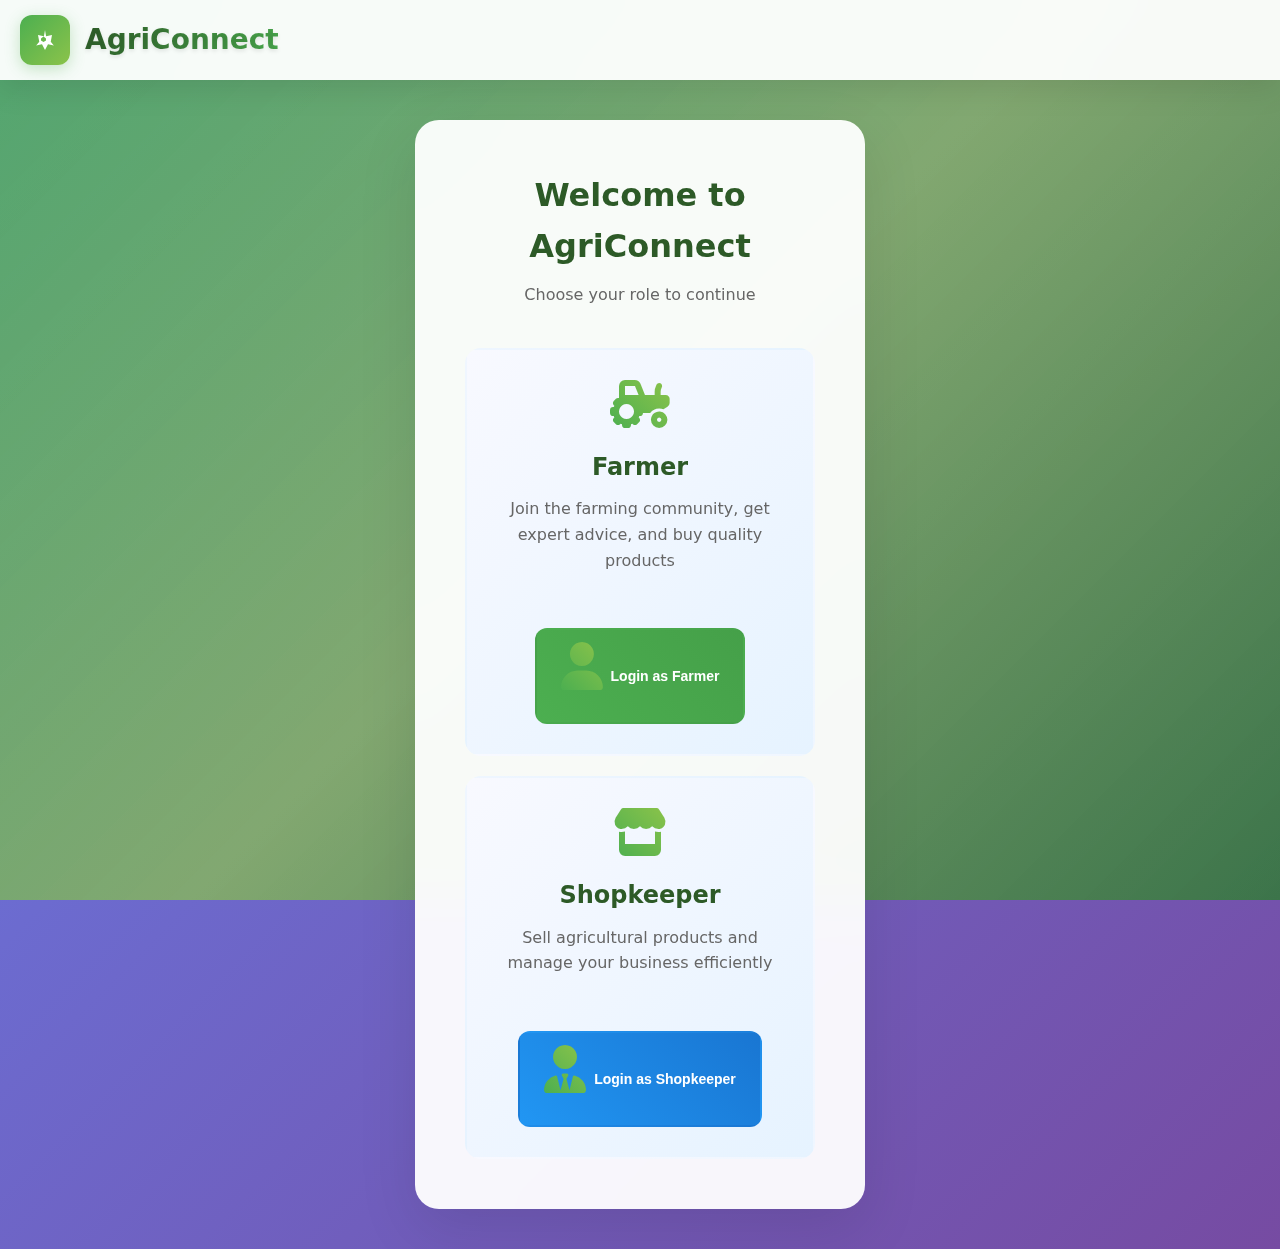
<file: agriconnect_website (1).html>
<!DOCTYPE html>
<html lang="en">
<head>
    <meta charset="UTF-8">
    <meta name="viewport" content="width=device-width, initial-scale=1.0">
    <title>AgriConnect - Smart Farming Community</title>
    <link href="https://cdnjs.cloudflare.com/ajax/libs/font-awesome/6.4.0/css/all.min.css" rel="stylesheet">
    <style>
        * {
            margin: 0;
            padding: 0;
            box-sizing: border-box;
        }

        body {
            font-family: 'Inter', system-ui, -apple-system, sans-serif;
            line-height: 1.6;
            color: #333;
            background: linear-gradient(135deg, #667eea 0%, #764ba2 100%);
            min-height: 100vh;
            position: relative;
        }

        /* Login Page Video Background */
        .login-video-bg {
            position: fixed;
            top: 0;
            left: 0;
            width: 100%;
            height: 100%;
            z-index: -1;
            overflow: hidden;
        }

        .login-video-bg::before {
            content: '';
            position: absolute;
            top: 0;
            left: 0;
            width: 100%;
            height: 100%;
            background: linear-gradient(
                135deg,
                rgba(76, 175, 80, 0.8) 0%,
                rgba(139, 195, 74, 0.7) 50%,
                rgba(46, 125, 50, 0.8) 100%
            );
            z-index: 1;
        }

        .login-video-bg::after {
            content: '';
            position: absolute;
            top: 0;
            left: 0;
            width: 100%;
            height: 100%;
            background: url('data:image/svg+xml,<svg xmlns="https://cdn.pixabay.com/video/2021/08/10/84624-585553977_large.mp4" viewBox="0 0 1920 1080"><defs><linearGradient id="grad1" x1="0%" y1="0%" x2="100%" y2="100%"><stop offset="0%" style="stop-color:%2356C596;stop-opacity:0.9"/><stop offset="50%" style="stop-color:%238BC34A;stop-opacity:0.7"/><stop offset="100%" style="stop-color:%232E7D32;stop-opacity:0.8"/></linearGradient></defs><rect width="1920" height="1080" fill="url(%23grad1)"/><g opacity="0.1"><path d="M0,400 Q480,300 960,400 T1920,400 L1920,800 Q1440,700 960,800 T0,800 Z" fill="%23ffffff"/><path d="M0,600 Q480,500 960,600 T1920,600 L1920,1080 L0,1080 Z" fill="%234CAF50"/></g><g opacity="0.2"><circle cx="200" cy="200" r="3" fill="%23ffffff"/><circle cx="400" cy="150" r="2" fill="%23ffffff"/><circle cx="600" cy="250" r="2.5" fill="%23ffffff"/><circle cx="800" cy="180" r="2" fill="%23ffffff"/><circle cx="1000" cy="220" r="3" fill="%23ffffff"/><circle cx="1200" cy="160" r="2.5" fill="%23ffffff"/><circle cx="1400" cy="240" r="2" fill="%23ffffff"/><circle cx="1600" cy="190" r="2.5" fill="%23ffffff"/><circle cx="1800" cy="210" r="2" fill="%23ffffff"/></g></svg>') center/cover;
            z-index: -1;
        }

        /* Dashboard Background */
        .dashboard-bg {
            position: fixed;
            top: 0;
            left: 0;
            width: 100%;
            height: 100%;
            z-index: -1;
            background: url('data:image/svg+xml,<svg xmlns="http://www.w3.org/2000/svg" viewBox="0 0 1920 1080"><defs><linearGradient id="dashGrad" x1="0%" y1="0%" x2="100%" y2="100%"><stop offset="0%" style="stop-color:%23E8F5E8;stop-opacity:1"/><stop offset="30%" style="stop-color:%23C8E6C9;stop-opacity:0.9"/><stop offset="70%" style="stop-color:%23A5D6A7;stop-opacity:0.8"/><stop offset="100%" style="stop-color:%2381C784;stop-opacity:0.9"/></linearGradient></defs><rect width="1920" height="1080" fill="url(%23dashGrad)"/><g opacity="0.15"><path d="M0,200 Q480,100 960,200 T1920,200 L1920,500 Q1440,400 960,500 T0,500 Z" fill="%234CAF50"/><path d="M0,600 Q480,500 960,600 T1920,600 L1920,900 Q1440,800 960,900 T0,900 Z" fill="%238BC34A"/></g><g opacity="0.08"><rect x="0" y="0" width="100%" height="100%" fill="url(%23pattern)" stroke="none"/></g></svg>') center/cover;
        }

        .dashboard-bg::before {
            content: '';
            position: absolute;
            top: 0;
            left: 0;
            width: 100%;
            height: 100%;
            background: linear-gradient(
                45deg,
                rgba(232, 245, 232, 0.9) 0%,
                rgba(200, 230, 201, 0.8) 50%,
                rgba(165, 214, 167, 0.9) 100%
            );
            z-index: -1;
        }

        /* Hide dashboard background by default */
        .dashboard-bg {
            display: none;
        }

        /* Show dashboard background when dashboard is active */
        body.dashboard-active .dashboard-bg {
            display: block;
        }

        body.dashboard-active .login-video-bg {
            display: none;
        }

        .container {
            max-width: 1400px;
            margin: 0 auto;
            padding: 0 20px;
        }

        /* Header Styles */
        .header {
            background: rgba(255, 255, 255, 0.95);
            backdrop-filter: blur(20px);
            box-shadow: 0 8px 32px rgba(0, 0, 0, 0.1);
            padding: 15px 0;
            position: sticky;
            top: 0;
            z-index: 100;
        }

        .nav {
            display: flex;
            justify-content: space-between;
            align-items: center;
        }

        .logo {
            display: flex;
            align-items: center;
            gap: 15px;
            font-size: 28px;
            font-weight: 700;
            color: #2d5a27;
            text-shadow: 0 2px 4px rgba(0, 0, 0, 0.1);
        }

        .logo-icon {
            width: 50px;
            height: 50px;
            background: linear-gradient(135deg, #4CAF50 0%, #8BC34A 100%);
            border-radius: 12px;
            display: flex;
            align-items: center;
            justify-content: center;
            box-shadow: 0 4px 15px rgba(76, 175, 80, 0.3);
            position: relative;
            overflow: hidden;
        }

        .logo-icon::before {
            content: '';
            position: absolute;
            top: 50%;
            left: 50%;
            transform: translate(-50%, -50%);
            width: 24px;
            height: 24px;
            background: url('data:image/svg+xml,<svg xmlns="http://www.w3.org/2000/svg" viewBox="0 0 24 24" fill="white"><path d="M12 2L13.09 8.26L19 7L17.74 13.74L20.83 17.5L15 16.22L12 22L9 16.22L3.17 17.5L6.26 13.74L5 7L10.91 8.26L12 2M8 10.5V12.5L10.5 14L13 12.5V10.5L10.5 8.5L8 10.5M16 14C16.55 14 17 14.45 17 15C17 15.55 16.55 16 16 16C15.45 16 15 15.55 15 15C15 14.45 15.45 14 16 14Z"/></svg>') center/contain no-repeat;
        }

        .logo-text {
            background: linear-gradient(135deg, #2d5a27 0%, #4CAF50 100%);
            -webkit-background-clip: text;
            background-clip: text;
            -webkit-text-fill-color: transparent;
            font-weight: 800;
        }

        .user-info {
            display: none;
            align-items: center;
            gap: 15px;
            position: relative;
        }

        .user-info.active {
            display: flex;
        }

        .user-avatar {
            width: 45px;
            height: 45px;
            border-radius: 50%;
            background: linear-gradient(45deg, #4CAF50, #45a049);
            display: flex;
            align-items: center;
            justify-content: center;
            color: white;
            font-weight: bold;
            font-size: 16px;
            box-shadow: 0 4px 15px rgba(76, 175, 80, 0.3);
            border: 3px solid rgba(255, 255, 255, 0.9);
            cursor: pointer;
            transition: all 0.3s ease;
        }

        .user-avatar:hover {
            transform: scale(1.1);
            box-shadow: 0 6px 20px rgba(76, 175, 80, 0.4);
        }

        .user-details {
            display: flex;
            flex-direction: column;
            gap: 2px;
            cursor: pointer;
        }

        .user-name {
            font-weight: 600;
            color: #2d5a27;
            font-size: 16px;
        }

        .user-role {
            font-size: 12px;
            color: #666;
            text-transform: capitalize;
            background: rgba(76, 175, 80, 0.1);
            padding: 2px 8px;
            border-radius: 10px;
            text-align: center;
        }

        .user-dropdown {
            position: absolute;
            top: 100%;
            right: 0;
            background: white;
            border-radius: 12px;
            box-shadow: 0 10px 30px rgba(0, 0, 0, 0.2);
            padding: 15px 0;
            min-width: 200px;
            z-index: 1000;
            display: none;
            margin-top: 10px;
            border: 1px solid rgba(0, 0, 0, 0.1);
        }

        .user-dropdown.active {
            display: block;
            animation: fadeIn 0.3s ease-out;
        }

        .dropdown-item {
            padding: 12px 20px;
            cursor: pointer;
            transition: all 0.3s ease;
            display: flex;
            align-items: center;
            gap: 12px;
            color: #333;
            text-decoration: none;
        }

        .dropdown-item:hover {
            background: #f8f9fa;
            color: #4CAF50;
        }

        .dropdown-item i {
            width: 18px;
            text-align: center;
        }

        .dropdown-divider {
            height: 1px;
            background: #e9ecef;
            margin: 8px 0;
        }

        .btn {
            padding: 12px 24px;
            border: none;
            border-radius: 12px;
            cursor: pointer;
            font-weight: 600;
            text-decoration: none;
            display: inline-flex;
            align-items: center;
            gap: 8px;
            transition: all 0.3s ease;
            font-size: 14px;
            border: 2px solid transparent;
        }

        .btn-primary {
            background: linear-gradient(45deg, #4CAF50, #45a049);
            color: white;
        }

        .btn-primary:hover {
            transform: translateY(-2px);
            box-shadow: 0 8px 25px rgba(76, 175, 80, 0.3);
        }

        .btn-secondary {
            background: linear-gradient(45deg, #2196F3, #1976D2);
            color: white;
        }

        .btn-secondary:hover {
            transform: translateY(-2px);
            box-shadow: 0 8px 25px rgba(33, 150, 243, 0.3);
        }

        .btn-outline {
            background: transparent;
            border: 2px solid #4CAF50;
            color: #4CAF50;
        }

        .btn-outline:hover {
            background: #4CAF50;
            color: white;
        }

        /* Page Sections */
        .page {
            display: none;
            min-height: calc(100vh - 80px);
            padding: 40px 0;
        }

        .page.active {
            display: block;
        }

        /* Login Page */
        .login-container {
            display: flex;
            justify-content: center;
            align-items: center;
            min-height: calc(100vh - 80px);
        }

        .login-box {
            background: rgba(255, 255, 255, 0.95);
            backdrop-filter: blur(20px);
            border-radius: 24px;
            padding: 50px;
            box-shadow: 0 20px 60px rgba(0, 0, 0, 0.1);
            width: 100%;
            max-width: 450px;
            text-align: center;
        }

        .login-box h2 {
            margin-bottom: 10px;
            color: #2d5a27;
            font-size: 32px;
        }

        .login-box p {
            color: #666;
            margin-bottom: 40px;
            font-size: 16px;
        }

        .login-options {
            display: flex;
            flex-direction: column;
            gap: 20px;
        }

        .login-option {
            background: linear-gradient(135deg, #f8f9ff 0%, #e6f3ff 100%);
            border: 2px solid transparent;
            border-radius: 16px;
            padding: 30px;
            cursor: pointer;
            transition: all 0.3s ease;
            position: relative;
            overflow: hidden;
        }

        .login-option:hover {
            transform: translateY(-3px);
            box-shadow: 0 15px 40px rgba(0, 0, 0, 0.1);
            border-color: #4CAF50;
        }

        .login-option i {
            font-size: 48px;
            margin-bottom: 20px;
            background: linear-gradient(45deg, #4CAF50, #8BC34A);
            -webkit-background-clip: text;
            background-clip: text;
            -webkit-text-fill-color: transparent;
        }

        .login-option h3 {
            color: #2d5a27;
            font-size: 24px;
            margin-bottom: 10px;
        }

        .login-option .btn {
            pointer-events: none; /* Prevent button from interfering with card click */
        }

        /* Login Form */
        .login-form {
            background: rgba(255, 255, 255, 0.95);
            backdrop-filter: blur(20px);
            border-radius: 24px;
            padding: 40px;
            box-shadow: 0 20px 60px rgba(0, 0, 0, 0.1);
            max-width: 450px;
            margin: 0 auto;
        }

        .form-group {
            margin-bottom: 25px;
            text-align: left;
        }

        .form-group label {
            display: block;
            margin-bottom: 8px;
            color: #2d5a27;
            font-weight: 600;
        }

        .form-group input {
            width: 100%;
            padding: 15px 20px;
            border: 2px solid #e1e5e9;
            border-radius: 12px;
            font-size: 16px;
            transition: all 0.3s ease;
            background: #f8f9fa;
        }

        .form-group input:focus {
            outline: none;
            border-color: #4CAF50;
            background: white;
            box-shadow: 0 0 0 3px rgba(76, 175, 80, 0.1);
        }

        /* Dashboard Styles */
        .dashboard {
            display: grid;
            gap: 30px;
        }

        .dashboard-header {
            background: rgba(255, 255, 255, 0.95);
            backdrop-filter: blur(20px);
            border-radius: 20px;
            padding: 40px;
            text-align: center;
            box-shadow: 0 10px 40px rgba(0, 0, 0, 0.1);
        }

        .dashboard-header h1 {
            color: #2d5a27;
            margin-bottom: 10px;
            font-size: 36px;
        }

        .dashboard-nav {
            display: flex;
            justify-content: center;
            gap: 20px;
            margin-top: 30px;
            flex-wrap: wrap;
        }

        .nav-item {
            background: rgba(255, 255, 255, 0.8);
            padding: 15px 25px;
            border-radius: 12px;
            cursor: pointer;
            transition: all 0.3s ease;
            border: 2px solid transparent;
        }

        .nav-item:hover,
        .nav-item.active {
            background: #4CAF50;
            color: white;
            transform: translateY(-2px);
            box-shadow: 0 8px 25px rgba(76, 175, 80, 0.3);
        }

        .dashboard-content {
            display: none;
        }

        .dashboard-content.active {
            display: block;
        }

        /* Community Feed */
        .community-container {
            background: rgba(255, 255, 255, 0.95);
            backdrop-filter: blur(20px);
            border-radius: 20px;
            padding: 30px;
            box-shadow: 0 10px 40px rgba(0, 0, 0, 0.1);
        }

        .post-composer {
            background: #f8f9fa;
            border-radius: 16px;
            padding: 25px;
            margin-bottom: 30px;
            border: 2px dashed #ddd;
        }

        .composer-buttons {
            display: flex;
            gap: 15px;
            margin-top: 20px;
            flex-wrap: wrap;
        }

        .composer-btn {
            background: white;
            border: 2px solid #e1e5e9;
            border-radius: 10px;
            padding: 12px 20px;
            cursor: pointer;
            transition: all 0.3s ease;
            display: flex;
            align-items: center;
            gap: 8px;
        }

        .composer-btn:hover {
            border-color: #4CAF50;
            color: #4CAF50;
        }

        .feed-post {
            background: white;
            border-radius: 16px;
            padding: 25px;
            margin-bottom: 20px;
            box-shadow: 0 4px 20px rgba(0, 0, 0, 0.08);
            transition: all 0.3s ease;
        }

        .feed-post:hover {
            transform: translateY(-2px);
            box-shadow: 0 8px 30px rgba(0, 0, 0, 0.12);
        }

        .post-header {
            display: flex;
            align-items: center;
            gap: 15px;
            margin-bottom: 15px;
        }

        .post-avatar {
            width: 50px;
            height: 50px;
            border-radius: 50%;
            background: linear-gradient(45deg, #4CAF50, #8BC34A);
            display: flex;
            align-items: center;
            justify-content: center;
            color: white;
            font-weight: bold;
            font-size: 18px;
        }

        .post-actions {
            display: flex;
            gap: 15px;
            margin-top: 15px;
            padding-top: 15px;
            border-top: 1px solid #f0f0f0;
        }

        .action-btn {
            background: transparent;
            border: none;
            cursor: pointer;
            padding: 8px 15px;
            border-radius: 8px;
            transition: all 0.3s ease;
            display: flex;
            align-items: center;
            gap: 5px;
        }

        .action-btn:hover {
            background: #f0f0f0;
        }

        /* Weather Module */
        .weather-widget {
            background: linear-gradient(135deg, #74b9ff 0%, #0984e3 100%);
            color: white;
            border-radius: 20px;
            padding: 30px;
            text-align: center;
            box-shadow: 0 10px 40px rgba(0, 0, 0, 0.1);
        }

        .weather-main {
            display: flex;
            justify-content: center;
            align-items: center;
            gap: 20px;
            margin: 20px 0;
        }

        .weather-temp {
            font-size: 48px;
            font-weight: bold;
        }

        .weather-details {
            display: grid;
            grid-template-columns: repeat(auto-fit, minmax(100px, 1fr));
            gap: 15px;
            margin-top: 20px;
        }

        .weather-detail {
            background: rgba(255, 255, 255, 0.2);
            padding: 15px;
            border-radius: 12px;
            backdrop-filter: blur(10px);
        }

        /* Trending Crops */
        .trending-section {
            background: rgba(255, 255, 255, 0.95);
            backdrop-filter: blur(20px);
            border-radius: 20px;
            padding: 30px;
            box-shadow: 0 10px 40px rgba(0, 0, 0, 0.1);
        }

        .region-selector {
            margin-bottom: 25px;
        }

        .region-selector select {
            width: 100%;
            padding: 12px 15px;
            border: 2px solid #e1e5e9;
            border-radius: 10px;
            font-size: 16px;
            background: white;
        }

        .crop-grid {
            display: grid;
            grid-template-columns: repeat(auto-fill, minmax(200px, 1fr));
            gap: 20px;
        }

        .crop-card {
            background: white;
            border-radius: 16px;
            padding: 20px;
            box-shadow: 0 4px 20px rgba(0, 0, 0, 0.08);
            text-align: center;
            transition: all 0.3s ease;
            border: 2px solid transparent;
        }

        .crop-card:hover {
            transform: translateY(-3px);
            box-shadow: 0 8px 30px rgba(0, 0, 0, 0.12);
            border-color: #4CAF50;
        }

        .crop-icon {
            width: 60px;
            height: 60px;
            border-radius: 50%;
            background: linear-gradient(45deg, #4CAF50, #8BC34A);
            display: flex;
            align-items: center;
            justify-content: center;
            margin: 0 auto 15px;
            color: white;
            font-size: 24px;
        }

        .crop-price {
            color: #4CAF50;
            font-weight: bold;
            font-size: 20px;
        }

        .price-trend {
            font-size: 12px;
            margin-top: 5px;
        }

        .trend-up {
            color: #4CAF50;
        }

        .trend-down {
            color: #f44336;
        }

        /* Marketplace */
        .marketplace-filters {
            background: white;
            padding: 20px;
            border-radius: 16px;
            margin-bottom: 25px;
            box-shadow: 0 4px 20px rgba(0, 0, 0, 0.08);
        }

        .filter-row {
            display: grid;
            grid-template-columns: repeat(auto-fit, minmax(200px, 1fr));
            gap: 15px;
            align-items: end;
        }

        .product-grid {
            display: grid;
            grid-template-columns: repeat(auto-fill, minmax(280px, 1fr));
            gap: 25px;
        }

        .product-card {
            background: white;
            border-radius: 16px;
            overflow: hidden;
            box-shadow: 0 4px 20px rgba(0, 0, 0, 0.08);
            transition: all 0.3s ease;
        }

        .product-card:hover {
            transform: translateY(-5px);
            box-shadow: 0 12px 40px rgba(0, 0, 0, 0.15);
        }

        .product-image {
            height: 180px;
            background: linear-gradient(45deg, #4CAF50, #8BC34A);
            display: flex;
            align-items: center;
            justify-content: center;
            color: white;
            font-size: 48px;
        }

        .product-info {
            padding: 20px;
        }

        .product-price {
            color: #4CAF50;
            font-weight: bold;
            font-size: 24px;
            margin-bottom: 10px;
        }

        .product-seller {
            color: #666;
            font-size: 14px;
            margin-bottom: 15px;
        }

        .product-actions {
            display: flex;
            gap: 10px;
        }

        /* Shopkeeper Dashboard */
        .stats-grid {
            display: grid;
            grid-template-columns: repeat(auto-fit, minmax(200px, 1fr));
            gap: 20px;
            margin-bottom: 30px;
        }

        .stat-card {
            background: white;
            padding: 25px;
            border-radius: 16px;
            text-align: center;
            box-shadow: 0 4px 20px rgba(0, 0, 0, 0.08);
        }

        .stat-number {
            font-size: 32px;
            font-weight: bold;
            margin-bottom: 5px;
        }

        .stat-label {
            color: #666;
            font-size: 14px;
        }

        /* Orders Table */
        .orders-table {
            width: 100%;
            border-collapse: collapse;
            background: white;
            border-radius: 16px;
            overflow: hidden;
            box-shadow: 0 4px 20px rgba(0, 0, 0, 0.08);
        }

        .orders-table th {
            background: #f8f9fa;
            padding: 20px;
            text-align: left;
            font-weight: 600;
            color: #2d5a27;
        }

        .orders-table td {
            padding: 20px;
            border-bottom: 1px solid #f0f0f0;
        }

        .orders-table tr:hover {
            background: #f8f9fa;
        }

        .status-badge {
            padding: 6px 12px;
            border-radius: 20px;
            font-size: 12px;
            font-weight: 600;
            text-transform: uppercase;
        }

        .status-pending {
            background: #fff3cd;
            color: #856404;
        }

        .status-shipped {
            background: #d1ecf1;
            color: #0c5460;
        }

        .status-delivered {
            background: #d4edda;
            color: #155724;
        }

        /* Modal Styles */
        .modal {
            display: none;
            position: fixed;
            top: 0;
            left: 0;
            width: 100%;
            height: 100%;
            background: rgba(0, 0, 0, 0.5);
            backdrop-filter: blur(5px);
            z-index: 1000;
        }

        .modal-content {
            position: absolute;
            top: 50%;
            left: 50%;
            transform: translate(-50%, -50%);
            background: white;
            border-radius: 20px;
            padding: 40px;
            width: 90%;
            max-width: 500px;
            max-height: 90vh;
            overflow-y: auto;
        }

        .modal h3 {
            color: #2d5a27;
            margin-bottom: 25px;
            text-align: center;
        }

        /* Floating Action Button */
        .fab {
            position: fixed;
            bottom: 30px;
            right: 30px;
            width: 60px;
            height: 60px;
            border-radius: 50%;
            background: linear-gradient(45deg, #4CAF50, #45a049);
            color: white;
            border: none;
            box-shadow: 0 8px 25px rgba(76, 175, 80, 0.3);
            cursor: pointer;
            font-size: 24px;
            transition: all 0.3s ease;
            display: none;
        }

        .fab:hover {
            transform: scale(1.1);
        }

        .fab.active {
            display: flex;
            align-items: center;
            justify-content: center;
        }

        /* Responsive Design */
        @media (max-width: 768px) {
            .container {
                padding: 0 15px;
            }

            .login-box {
                padding: 30px;
                margin: 20px;
            }

            .dashboard-nav {
                flex-direction: column;
                gap: 10px;
            }

            .nav-item {
                text-align: center;
                width: 100%;
            }

            .product-grid,
            .crop-grid {
                grid-template-columns: 1fr;
            }

            .filter-row {
                grid-template-columns: 1fr;
            }

            .orders-table {
                font-size: 14px;
            }

            .orders-table th,
            .orders-table td {
                padding: 10px;
            }
        }

        /* Animations */
        @keyframes fadeIn {
            from { opacity: 0; transform: translateY(20px); }
            to { opacity: 1; transform: translateY(0); }
        }

        .fade-in {
            animation: fadeIn 0.5s ease-out;
        }

        /* Success Messages */
        .success-message {
            background: #d4edda;
            color: #155724;
            padding: 15px 20px;
            border-radius: 12px;
            margin: 20px 0;
            border: 1px solid #c3e6cb;
            display: none;
        }

        .success-message.show {
            display: block;
            animation: fadeIn 0.5s ease-out;
        }
    </style>
</head>
<body>
    <!-- Login Page Video Background -->
    <div class="login-video-bg"></div>
    
    <!-- Dashboard Background -->
    <div class="dashboard-bg"></div>

    <!-- Header -->
    <div class="header">
        <div class="container">
            <div class="nav">
                <div class="logo">
                    <div class="logo-icon"></div>
                    <div class="logo-text">AgriConnect</div>
                </div>
                <div class="user-info" id="userInfo">
                    <div class="user-details" onclick="toggleUserDropdown()">
                        <div class="user-name" id="userName">User Name</div>
                        <div class="user-role" id="userRole">Role</div>
                    </div>
                    <div class="user-avatar" id="userAvatar" onclick="toggleUserDropdown()">U</div>
                    <div class="user-dropdown" id="userDropdown">
                        <div class="dropdown-item" onclick="showProfile()">
                            <i class="fas fa-user"></i>
                            <span>My Profile</span>
                        </div>
                        <div class="dropdown-item" onclick="showSettings()">
                            <i class="fas fa-cog"></i>
                            <span>Settings</span>
                        </div>
                        <div class="dropdown-item" onclick="showNotifications()">
                            <i class="fas fa-bell"></i>
                            <span>Notifications</span>
                        </div>
                        <div class="dropdown-divider"></div>
                        <div class="dropdown-item" onclick="showHelp()">
                            <i class="fas fa-question-circle"></i>
                            <span>Help & Support</span>
                        </div>
                        <div class="dropdown-item" onclick="logout()">
                            <i class="fas fa-sign-out-alt"></i>
                            <span>Logout</span>
                        </div>
                    </div>
                </div>
            </div>
        </div>
    </div>

    <div class="container">
        <!-- Login Page -->
        <div class="page active" id="loginPage">
            <div class="login-container">
                <div class="login-box fade-in">
                    <h2>Welcome to AgriConnect</h2>
                    <p>Choose your role to continue</p>
                    <div class="login-options">
                        <div class="login-option" onclick="showFarmerLogin()">
                            <i class="fas fa-tractor"></i>
                            <h3>Farmer</h3>
                            <p>Join the farming community, get expert advice, and buy quality products</p>
                            <button class="btn btn-primary" style="margin-top: 15px;">
                                <i class="fas fa-user"></i>
                                Login as Farmer
                            </button>
                        </div>
                        <div class="login-option" onclick="showShopkeeperLogin()">
                            <i class="fas fa-store"></i>
                            <h3>Shopkeeper</h3>
                            <p>Sell agricultural products and manage your business efficiently</p>
                            <button class="btn btn-secondary" style="margin-top: 15px;">
                                <i class="fas fa-user-tie"></i>
                                Login as Shopkeeper
                            </button>
                        </div>
                    </div>
                </div>
            </div>
        </div>

        <!-- Farmer Login Form -->
        <div class="page" id="farmerLoginPage">
            <div class="login-container">
                <div class="login-form fade-in">
                    <button class="btn btn-outline" onclick="showLoginPage()" style="margin-bottom: 20px;">
                        <i class="fas fa-arrow-left"></i>
                        Back
                    </button>
                    <h2 style="text-align: center; margin-bottom: 30px; color: #2d5a27;">Farmer Login</h2>
                    <div>
                        <div class="form-group">
                            <label>Email Address</label>
                            <input type="email" id="farmerEmail" placeholder="Enter your email" required>
                        </div>
                        <div class="form-group">
                            <label>Password</label>
                            <input type="password" id="farmerPassword" placeholder="Enter your password" required>
                        </div>
                        <button type="button" class="btn btn-primary" style="width: 100%;" onclick="loginFarmer()">
                            <i class="fas fa-sign-in-alt"></i>
                            Login as Farmer
                        </button>
                    </div>
                    <div class="success-message" id="farmerLoginSuccess">
                        Login successful! Redirecting to dashboard...
                    </div>
                </div>
            </div>
        </div>

        <!-- Shopkeeper Login Form -->
        <div class="page" id="shopkeeperLoginPage">
            <div class="login-container">
                <div class="login-form fade-in">
                    <button class="btn btn-outline" onclick="showLoginPage()" style="margin-bottom: 20px;">
                        <i class="fas fa-arrow-left"></i>
                        Back
                    </button>
                    <h2 style="text-align: center; margin-bottom: 30px; color: #2d5a27;">Shopkeeper Login</h2>
                    <div>
                        <div class="form-group">
                            <label>Business Email</label>
                            <input type="email" id="shopkeeperEmail" placeholder="Enter your business email" required>
                        </div>
                        <div class="form-group">
                            <label>Password</label>
                            <input type="password" id="shopkeeperPassword" placeholder="Enter your password" required>
                        </div>
                        <button type="button" class="btn btn-secondary" style="width: 100%;" onclick="loginShopkeeper()">
                            <i class="fas fa-sign-in-alt"></i>
                            Login as Shopkeeper
                        </button>
                    </div>
                    <div class="success-message" id="shopkeeperLoginSuccess">
                        Login successful! Redirecting to dashboard...
                    </div>
                </div>
            </div>
        </div>

        <!-- Farmer Dashboard -->
        <div class="page" id="farmerDashboard">
            <div class="dashboard fade-in">
                <div class="dashboard-header">
                    <h1>🌾 Farmer Dashboard</h1>
                    <p>Welcome to your agricultural community hub</p>
                    <div class="dashboard-nav">
                        <div class="nav-item active" onclick="showFarmerSection('community')">
                            <i class="fas fa-users"></i> Community
                        </div>
                        <div class="nav-item" onclick="showFarmerSection('weather')">
                            <i class="fas fa-cloud-sun"></i> Weather
                        </div>
                        <div class="nav-item" onclick="showFarmerSection('trending')">
                            <i class="fas fa-chart-line"></i> Trending Crops
                        </div>
                        <div class="nav-item" onclick="showFarmerSection('marketplace')">
                            <i class="fas fa-shopping-cart"></i> Marketplace
                        </div>
                    </div>
                </div>

                <!-- Community Section -->
                <div class="dashboard-content active" id="community">
                    <div class="community-container">
                        <h3 style="margin-bottom: 25px; color: #2d5a27;">
                            <i class="fas fa-users"></i> Farming Community
                        </h3>
                        
                        <div class="post-composer">
                            <h4 style="margin-bottom: 15px;">Share with the community</h4>
                            <div class="composer-buttons">
                                <div class="composer-btn" onclick="showPostModal('photo')">
                                    <i class="fas fa-camera"></i>
                                    Share Photo
                                </div>
                                <div class="composer-btn" onclick="showPostModal('video')">
                                    <i class="fas fa-video"></i>
                                    Share Video
                                </div>
                                <div class="composer-btn" onclick="showPostModal('question')">
                                    <i class="fas fa-question-circle"></i>
                                    Ask Expert
                                </div>
                            </div>
                        </div>

                        <!-- Feed Posts -->
                        <div id="communityFeed">
                            <div class="feed-post">
                                <div class="post-header">
                                    <div class="post-avatar">RK</div>
                                    <div>
                                        <h4>Raj Kumar</h4>
                                        <p style="color: #666; font-size: 14px; margin: 0;">2 hours ago • Maharashtra</p>
                                    </div>
                                </div>
                                <p>Just implemented drip irrigation in my wheat field! The water efficiency has improved by 40%. Sharing some photos of the setup. Would love to hear your experiences with modern irrigation techniques. 🌾💧</p>
                                <div class="post-actions">
                                    <button class="action-btn">
                                        <i class="fas fa-thumbs-up"></i> Like (24)
                                    </button>
                                    <button class="action-btn">
                                        <i class="fas fa-comment"></i> Comment (8)
                                    </button>
                                    <button class="action-btn">
                                        <i class="fas fa-share"></i> Share
                                    </button>
                                </div>
                            </div>

                            <div class="feed-post">
                                <div class="post-header">
                                    <div class="post-avatar">SM</div>
                                    <div>
                                        <h4>Sunita Mehta</h4>
                                        <p style="color: #666; font-size: 14px; margin: 0;">4 hours ago • Punjab</p>
                                    </div>
                                </div>
                                <p><strong>Question for experts:</strong> My tomato plants are showing yellow leaves despite proper watering and fertilization. The weather has been humid lately. Could this be a fungal infection? What organic treatments would you recommend? 🍅🤔</p>
                                <div style="background: #f0f8ff; padding: 15px; border-radius: 10px; margin: 15px 0;">
                                    <p style="margin: 0; color: #2d5a27;"><strong>Expert Response from Dr. Anil Sharma:</strong></p>
                                    <p style="margin: 5px 0 0 0;">This could be early blight. Try neem oil spray in the evening and ensure good air circulation. Remove affected leaves immediately.</p>
                                </div>
                                <div class="post-actions">
                                    <button class="action-btn">
                                        <i class="fas fa-thumbs-up"></i> Like (45)
                                    </button>
                                    <button class="action-btn">
                                        <i class="fas fa-comment"></i> Comment (12)
                                    </button>
                                    <button class="action-btn">
                                        <i class="fas fa-share"></i> Share
                                    </button>
                                </div>
                            </div>

                            <div class="feed-post">
                                <div class="post-header">
                                    <div class="post-avatar">AS</div>
                                    <div>
                                        <h4>Amit Singh</h4>
                                        <p style="color: #666; font-size: 14px; margin: 0;">6 hours ago • Uttar Pradesh</p>
                                    </div>
                                </div>
                                <p>Harvested 50 quintals of sugarcane per acre this season! Here's what worked for me: 1) Proper spacing, 2) Organic manure, 3) Timely pest control. The market prices are good right now at ₹350/quintal. 🎯</p>
                                <div class="post-actions">
                                    <button class="action-btn">
                                        <i class="fas fa-thumbs-up"></i> Like (67)
                                    </button>
                                    <button class="action-btn">
                                        <i class="fas fa-comment"></i> Comment (15)
                                    </button>
                                    <button class="action-btn">
                                        <i class="fas fa-share"></i> Share
                                    </button>
                                </div>
                            </div>
                        </div>
                    </div>
                </div>

                <!-- Weather Section -->
                <div class="dashboard-content" id="weather">
                    <div class="weather-widget">
                        <h3 style="margin-bottom: 20px;">
                            <i class="fas fa-map-marker-alt"></i> Pune, Maharashtra
                        </h3>
                        <div class="weather-main">
                            <div>
                                <i class="fas fa-sun" style="font-size: 64px; margin-bottom: 10px;"></i>
                                <p>Sunny</p>
                            </div>
                            <div class="weather-temp">28°C</div>
                        </div>
                        <div class="weather-details">
                            <div class="weather-detail">
                                <i class="fas fa-eye"></i>
                                <p>Visibility</p>
                                <strong>10 km</strong>
                            </div>
                            <div class="weather-detail">
                                <i class="fas fa-tint"></i>
                                <p>Humidity</p>
                                <strong>65%</strong>
                            </div>
                            <div class="weather-detail">
                                <i class="fas fa-wind"></i>
                                <p>Wind</p>
                                <strong>12 km/h</strong>
                            </div>
                            <div class="weather-detail">
                                <i class="fas fa-thermometer-half"></i>
                                <p>Feels Like</p>
                                <strong>31°C</strong>
                            </div>
                        </div>
                        <div style="margin-top: 25px; padding: 20px; background: rgba(255,255,255,0.2); border-radius: 15px; backdrop-filter: blur(10px);">
                            <h4 style="margin-bottom: 15px;">7-Day Forecast</h4>
                            <div style="display: grid; grid-template-columns: repeat(7, 1fr); gap: 10px; text-align: center;">
                                <div><p style="margin: 0; font-size: 12px;">Mon</p><i class="fas fa-sun"></i><p style="margin: 5px 0 0 0; font-size: 14px;"><strong>29°</strong></p></div>
                                <div><p style="margin: 0; font-size: 12px;">Tue</p><i class="fas fa-cloud-rain"></i><p style="margin: 5px 0 0 0; font-size: 14px;"><strong>26°</strong></p></div>
                                <div><p style="margin: 0; font-size: 12px;">Wed</p><i class="fas fa-cloud-sun"></i><p style="margin: 5px 0 0 0; font-size: 14px;"><strong>27°</strong></p></div>
                                <div><p style="margin: 0; font-size: 12px;">Thu</p><i class="fas fa-sun"></i><p style="margin: 5px 0 0 0; font-size: 14px;"><strong>30°</strong></p></div>
                                <div><p style="margin: 0; font-size: 12px;">Fri</p><i class="fas fa-sun"></i><p style="margin: 5px 0 0 0; font-size: 14px;"><strong>32°</strong></p></div>
                                <div><p style="margin: 0; font-size: 12px;">Sat</p><i class="fas fa-cloud"></i><p style="margin: 5px 0 0 0; font-size: 14px;"><strong>28°</strong></p></div>
                                <div><p style="margin: 0; font-size: 12px;">Sun</p><i class="fas fa-cloud-rain"></i><p style="margin: 5px 0 0 0; font-size: 14px;"><strong>25°</strong></p></div>
                            </div>
                        </div>
                    </div>
                </div>

                <!-- Trending Crops Section -->
                <div class="dashboard-content" id="trending">
                    <div class="trending-section">
                        <h3 style="margin-bottom: 25px; color: #2d5a27;">
                            <i class="fas fa-chart-line"></i> Trending Crops & Prices
                        </h3>
                        <div class="region-selector">
                            <label style="display: block; margin-bottom: 10px; font-weight: 600; color: #2d5a27;">Select Region:</label>
                            <select onchange="updateCropPrices(this.value)">
                                <option value="maharashtra">Maharashtra</option>
                                <option value="punjab">Punjab</option>
                                <option value="uttar-pradesh">Uttar Pradesh</option>
                                <option value="gujarat">Gujarat</option>
                                <option value="rajasthan">Rajasthan</option>
                                <option value="karnataka">Karnataka</option>
                            </select>
                        </div>
                        <div class="crop-grid" id="cropGrid">
                            <div class="crop-card">
                                <div class="crop-icon">
                                    <i class="fas fa-seedling"></i>
                                </div>
                                <h4>Wheat</h4>
                                <div class="crop-price">₹2,150/quintal</div>
                                <div class="price-trend trend-up">
                                    <i class="fas fa-arrow-up"></i> +5.2% from last week
                                </div>
                            </div>
                            <div class="crop-card">
                                <div class="crop-icon">
                                    <i class="fas fa-corn"></i>
                                </div>
                                <h4>Rice</h4>
                                <div class="crop-price">₹1,890/quintal</div>
                                <div class="price-trend trend-up">
                                    <i class="fas fa-arrow-up"></i> +2.8% from last week
                                </div>
                            </div>
                            <div class="crop-card">
                                <div class="crop-icon">
                                    <i class="fas fa-carrot"></i>
                                </div>
                                <h4>Sugarcane</h4>
                                <div class="crop-price">₹350/quintal</div>
                                <div class="price-trend trend-down">
                                    <i class="fas fa-arrow-down"></i> -1.5% from last week
                                </div>
                            </div>
                            <div class="crop-card">
                                <div class="crop-icon">
                                    <i class="fas fa-pepper-hot"></i>
                                </div>
                                <h4>Cotton</h4>
                                <div class="crop-price">₹6,250/quintal</div>
                                <div class="price-trend trend-up">
                                    <i class="fas fa-arrow-up"></i> +8.1% from last week
                                </div>
                            </div>
                            <div class="crop-card">
                                <div class="crop-icon">
                                    <i class="fas fa-apple-alt"></i>
                                </div>
                                <h4>Tomato</h4>
                                <div class="crop-price">₹1,200/quintal</div>
                                <div class="price-trend trend-up">
                                    <i class="fas fa-arrow-up"></i> +12.3% from last week
                                </div>
                            </div>
                            <div class="crop-card">
                                <div class="crop-icon">
                                    <i class="fas fa-leaf"></i>
                                </div>
                                <h4>Onion</h4>
                                <div class="crop-price">₹950/quintal</div>
                                <div class="price-trend trend-down">
                                    <i class="fas fa-arrow-down"></i> -3.2% from last week
                                </div>
                            </div>
                        </div>
                    </div>
                </div>

                <!-- Marketplace Section -->
                <div class="dashboard-content" id="marketplace">
                    <div class="trending-section">
                        <h3 style="margin-bottom: 25px; color: #2d5a27;">
                            <i class="fas fa-shopping-cart"></i> Agricultural Marketplace
                        </h3>
                        <div class="marketplace-filters">
                            <div class="filter-row">
                                <div class="form-group">
                                    <label>Category</label>
                                    <select onchange="filterProducts(this.value)">
                                        <option value="all">All Products</option>
                                        <option value="fertilizers">Fertilizers</option>
                                        <option value="seeds">Seeds</option>
                                        <option value="pesticides">Pesticides</option>
                                        <option value="tools">Tools</option>
                                    </select>
                                </div>
                                <div class="form-group">
                                    <label>Price Range</label>
                                    <select>
                                        <option>Any Price</option>
                                        <option>Under ₹500</option>
                                        <option>₹500 - ₹1000</option>
                                        <option>₹1000 - ₹2000</option>
                                        <option>Above ₹2000</option>
                                    </select>
                                </div>
                                <div class="form-group">
                                    <label>Location</label>
                                    <select>
                                        <option>Near Me</option>
                                        <option>Maharashtra</option>
                                        <option>Punjab</option>
                                        <option>Gujarat</option>
                                    </select>
                                </div>
                                <div class="form-group">
                                    <button class="btn btn-primary">
                                        <i class="fas fa-search"></i> Search
                                    </button>
                                </div>
                            </div>
                        </div>
                        <div class="product-grid" id="productGrid">
                            <div class="product-card">
                                <div class="product-image">
                                    <i class="fas fa-leaf"></i>
                                </div>
                                <div class="product-info">
                                    <h4>Organic NPK Fertilizer</h4>
                                    <div class="product-price">₹450/bag (50kg)</div>
                                    <div class="product-seller">
                                        <i class="fas fa-store"></i> Green Agriculture Store
                                    </div>
                                    <p style="color: #666; font-size: 14px; margin-bottom: 15px;">High-quality organic fertilizer suitable for all crops. Improves soil health and crop yield.</p>
                                    <div class="product-actions">
                                        <button class="btn btn-primary">
                                            <i class="fas fa-shopping-cart"></i> Add to Cart
                                        </button>
                                        <button class="btn btn-outline">
                                            <i class="fas fa-heart"></i>
                                        </button>
                                    </div>
                                </div>
                            </div>
                            <div class="product-card">
                                <div class="product-image">
                                    <i class="fas fa-seedling"></i>
                                </div>
                                <div class="product-info">
                                    <h4>Hybrid Wheat Seeds</h4>
                                    <div class="product-price">₹280/pack (1kg)</div>
                                    <div class="product-seller">
                                        <i class="fas fa-store"></i> Premium Seeds Co.
                                    </div>
                                    <p style="color: #666; font-size: 14px; margin-bottom: 15px;">High-yielding wheat variety with disease resistance. Perfect for winter sowing.</p>
                                    <div class="product-actions">
                                        <button class="btn btn-primary">
                                            <i class="fas fa-shopping-cart"></i> Add to Cart
                                        </button>
                                        <button class="btn btn-outline">
                                            <i class="fas fa-heart"></i>
                                        </button>
                                    </div>
                                </div>
                            </div>
                            <div class="product-card">
                                <div class="product-image">
                                    <i class="fas fa-bug"></i>
                                </div>
                                <div class="product-info">
                                    <h4>Neem-based Pesticide</h4>
                                    <div class="product-price">₹320/liter</div>
                                    <div class="product-seller">
                                        <i class="fas fa-store"></i> BioProtect Solutions
                                    </div>
                                    <p style="color: #666; font-size: 14px; margin-bottom: 15px;">Organic pesticide made from neem extract. Safe for crops and environment.</p>
                                    <div class="product-actions">
                                        <button class="btn btn-primary">
                                            <i class="fas fa-shopping-cart"></i> Add to Cart
                                        </button>
                                        <button class="btn btn-outline">
                                            <i class="fas fa-heart"></i>
                                        </button>
                                    </div>
                                </div>
                            </div>
                            <div class="product-card">
                                <div class="product-image">
                                    <i class="fas fa-tools"></i>
                                </div>
                                <div class="product-info">
                                    <h4>Garden Tool Kit</h4>
                                    <div class="product-price">₹1,200/set</div>
                                    <div class="product-seller">
                                        <i class="fas fa-store"></i> Farm Tools India
                                    </div>
                                    <p style="color: #666; font-size: 14px; margin-bottom: 15px;">Complete set of essential farming tools including spade, hoe, and pruners.</p>
                                    <div class="product-actions">
                                        <button class="btn btn-primary">
                                            <i class="fas fa-shopping-cart"></i> Add to Cart
                                        </button>
                                        <button class="btn btn-outline">
                                            <i class="fas fa-heart"></i>
                                        </button>
                                    </div>
                                </div>
                            </div>
                            <div class="product-card">
                                <div class="product-image">
                                    <i class="fas fa-tint"></i>
                                </div>
                                <div class="product-info">
                                    <h4>Drip Irrigation Kit</h4>
                                    <div class="product-price">₹2,500/kit</div>
                                    <div class="product-seller">
                                        <i class="fas fa-store"></i> Water Wise Systems
                                    </div>
                                    <p style="color: #666; font-size: 14px; margin-bottom: 15px;">Complete drip irrigation system for 1 acre. Save water and improve efficiency.</p>
                                    <div class="product-actions">
                                        <button class="btn btn-primary">
                                            <i class="fas fa-shopping-cart"></i> Add to Cart
                                        </button>
                                        <button class="btn btn-outline">
                                            <i class="fas fa-heart"></i>
                                        </button>
                                    </div>
                                </div>
                            </div>
                            <div class="product-card">
                                <div class="product-image">
                                    <i class="fas fa-flask"></i>
                                </div>
                                <div class="product-info">
                                    <h4>Soil Testing Kit</h4>
                                    <div class="product-price">₹890/kit</div>
                                    <div class="product-seller">
                                        <i class="fas fa-store"></i> AgriTech Labs
                                    </div>
                                    <p style="color: #666; font-size: 14px; margin-bottom: 15px;">Professional soil testing kit to check pH, NPK, and other nutrients.</p>
                                    <div class="product-actions">
                                        <button class="btn btn-primary">
                                            <i class="fas fa-shopping-cart"></i> Add to Cart
                                        </button>
                                        <button class="btn btn-outline">
                                            <i class="fas fa-heart"></i>
                                        </button>
                                    </div>
                                </div>
                            </div>
                        </div>
                    </div>
                </div>
            </div>
        </div>

        <!-- Shopkeeper Dashboard -->
        <div class="page" id="shopkeeperDashboard">
            <div class="dashboard fade-in">
                <div class="dashboard-header">
                    <h1>🏪 Shopkeeper Dashboard</h1>
                    <p>Manage your agricultural business and connect with farmers</p>
                    <div class="dashboard-nav">
                        <div class="nav-item active" onclick="showShopkeeperSection('overview')">
                            <i class="fas fa-chart-pie"></i> Overview
                        </div>
                        <div class="nav-item" onclick="showShopkeeperSection('products')">
                            <i class="fas fa-box"></i> My Products
                        </div>
                        <div class="nav-item" onclick="showShopkeeperSection('orders')">
                            <i class="fas fa-shopping-bag"></i> Orders
                        </div>
                        <div class="nav-item" onclick="showShopkeeperSection('community')">
                            <i class="fas fa-users"></i> Community
                        </div>
                    </div>
                </div>

                <!-- Overview Section -->
                <div class="dashboard-content active" id="overview">
                    <div class="stats-grid">
                        <div class="stat-card">
                            <div class="stat-number" style="color: #4CAF50;">₹24,850</div>
                            <div class="stat-label">Monthly Revenue</div>
                        </div>
                        <div class="stat-card">
                            <div class="stat-number" style="color: #2196F3;">127</div>
                            <div class="stat-label">Total Orders</div>
                        </div>
                        <div class="stat-card">
                            <div class="stat-number" style="color: #FF9800;">18</div>
                            <div class="stat-label">Active Products</div>
                        </div>
                        <div class="stat-card">
                            <div class="stat-number" style="color: #9C27B0;">4.8★</div>
                            <div class="stat-label">Customer Rating</div>
                        </div>
                    </div>
                    
                    <div class="trending-section">
                        <h3 style="color: #2d5a27; margin-bottom: 25px;">
                            <i class="fas fa-chart-bar"></i> Sales Analytics
                        </h3>
                        <div style="display: grid; grid-template-columns: repeat(auto-fit, minmax(300px, 1fr)); gap: 25px;">
                            <div style="background: white; padding: 25px; border-radius: 16px; box-shadow: 0 4px 20px rgba(0,0,0,0.08);">
                                <h4 style="margin-bottom: 20px; color: #2d5a27;">Top Selling Products</h4>
                                <div style="display: flex; justify-content: space-between; margin-bottom: 15px;">
                                    <span>Organic Fertilizer</span>
                                    <span style="color: #4CAF50; font-weight: bold;">45 sold</span>
                                </div>
                                <div style="display: flex; justify-content: space-between; margin-bottom: 15px;">
                                    <span>Wheat Seeds</span>
                                    <span style="color: #4CAF50; font-weight: bold;">32 sold</span>
                                </div>
                                <div style="display: flex; justify-content: space-between; margin-bottom: 15px;">
                                    <span>Neem Pesticide</span>
                                    <span style="color: #4CAF50; font-weight: bold;">28 sold</span>
                                </div>
                                <div style="display: flex; justify-content: space-between;">
                                    <span>Tool Kit</span>
                                    <span style="color: #4CAF50; font-weight: bold;">22 sold</span>
                                </div>
                            </div>
                            <div style="background: white; padding: 25px; border-radius: 16px; box-shadow: 0 4px 20px rgba(0,0,0,0.08);">
                                <h4 style="margin-bottom: 20px; color: #2d5a27;">Recent Activity</h4>
                                <div style="margin-bottom: 15px; padding: 10px; background: #f8f9fa; border-radius: 8px;">
                                    <p style="margin: 0; font-weight: bold;">New Order #ORD124</p>
                                    <p style="margin: 5px 0 0 0; font-size: 14px; color: #666;">Raj Kumar ordered Organic Fertilizer</p>
                                </div>
                                <div style="margin-bottom: 15px; padding: 10px; background: #f8f9fa; border-radius: 8px;">
                                    <p style="margin: 0; font-weight: bold;">Product Added</p>
                                    <p style="margin: 5px 0 0 0; font-size: 14px; color: #666;">Bio-Pesticide added to inventory</p>
                                </div>
                                <div style="margin-bottom: 15px; padding: 10px; background: #f8f9fa; border-radius: 8px;">
                                    <p style="margin: 0; font-weight: bold;">Order Delivered</p>
                                    <p style="margin: 5px 0 0 0; font-size: 14px; color: #666;">Order #ORD119 delivered successfully</p>
                                </div>
                            </div>
                        </div>
                    </div>
                </div>

                <!-- Products Section -->
                <div class="dashboard-content" id="products">
                    <div class="trending-section">
                        <div style="display: flex; justify-content: space-between; align-items: center; margin-bottom: 25px;">
                            <h3 style="color: #2d5a27; margin: 0;">
                                <i class="fas fa-box"></i> My Products
                            </h3>
                            <button class="btn btn-primary" onclick="showAddProductModal()">
                                <i class="fas fa-plus"></i> Add Product
                            </button>
                        </div>
                        <div class="product-grid">
                            <div class="product-card">
                                <div class="product-image">
                                    <i class="fas fa-leaf"></i>
                                </div>
                                <div class="product-info">
                                    <h4>Organic NPK Fertilizer</h4>
                                    <div class="product-price">₹450/bag</div>
                                    <div style="color: #666; font-size: 14px; margin: 5px 0;">Stock: 85 bags</div>
                                    <div style="color: #4CAF50; font-size: 14px; margin-bottom: 15px;">
                                        <i class="fas fa-star"></i> 4.5 (23 reviews)
                                    </div>
                                    <div class="product-actions">
                                        <button class="btn" style="background: #FFC107; color: #000;">
                                            <i class="fas fa-edit"></i> Edit
                                        </button>
                                        <button class="btn" style="background: #f44336; color: white;">
                                            <i class="fas fa-trash"></i>
                                        </button>
                                    </div>
                                </div>
                            </div>
                            <div class="product-card">
                                <div class="product-image">
                                    <i class="fas fa-seedling"></i>
                                </div>
                                <div class="product-info">
                                    <h4>Hybrid Wheat Seeds</h4>
                                    <div class="product-price">₹280/pack</div>
                                    <div style="color: #666; font-size: 14px; margin: 5px 0;">Stock: 120 packs</div>
                                    <div style="color: #4CAF50; font-size: 14px; margin-bottom: 15px;">
                                        <i class="fas fa-star"></i> 4.7 (31 reviews)
                                    </div>
                                    <div class="product-actions">
                                        <button class="btn" style="background: #FFC107; color: #000;">
                                            <i class="fas fa-edit"></i> Edit
                                        </button>
                                        <button class="btn" style="background: #f44336; color: white;">
                                            <i class="fas fa-trash"></i>
                                        </button>
                                    </div>
                                </div>
                            </div>
                            <div class="product-card">
                                <div class="product-image">
                                    <i class="fas fa-bug"></i>
                                </div>
                                <div class="product-info">
                                    <h4>Neem-based Pesticide</h4>
                                    <div class="product-price">₹320/liter</div>
                                    <div style="color: #666; font-size: 14px; margin: 5px 0;">Stock: 45 liters</div>
                                    <div style="color: #4CAF50; font-size: 14px; margin-bottom: 15px;">
                                        <i class="fas fa-star"></i> 4.3 (18 reviews)
                                    </div>
                                    <div class="product-actions">
                                        <button class="btn" style="background: #FFC107; color: #000;">
                                            <i class="fas fa-edit"></i> Edit
                                        </button>
                                        <button class="btn" style="background: #f44336; color: white;">
                                            <i class="fas fa-trash"></i>
                                        </button>
                                    </div>
                                </div>
                            </div>
                        </div>
                    </div>
                </div>

                <!-- Orders Section -->
                <div class="dashboard-content" id="orders">
                    <div class="trending-section">
                        <h3 style="color: #2d5a27; margin-bottom: 25px;">
                            <i class="fas fa-shopping-bag"></i> Order Management
                        </h3>
                        <table class="orders-table">
                            <thead>
                                <tr>
                                    <th>Order ID</th>
                                    <th>Customer</th>
                                    <th>Product</th>
                                    <th>Quantity</th>
                                    <th>Amount</th>
                                    <th>Status</th>
                                    <th>Date</th>
                                    <th>Action</th>
                                </tr>
                            </thead>
                            <tbody>
                                <tr>
                                    <td><strong>#ORD124</strong></td>
                                    <td>
                                        <div style="display: flex; align-items: center; gap: 10px;">
                                            <div class="post-avatar" style="width: 35px; height: 35px; font-size: 14px;">RK</div>
                                            <div>
                                                <p style="margin: 0; font-weight: bold;">Raj Kumar</p>
                                                <p style="margin: 0; font-size: 12px; color: #666;">Maharashtra</p>
                                            </div>
                                        </div>
                                    </td>
                                    <td>Organic NPK Fertilizer</td>
                                    <td>5 bags</td>
                                    <td><strong>₹2,250</strong></td>
                                    <td><span class="status-badge status-pending">Pending</span></td>
                                    <td>20 Sep 2025</td>
                                    <td>
                                        <button class="btn" style="background: #4CAF50; color: white; padding: 8px 12px; font-size: 12px;">
                                            Ship Order
                                        </button>
                                    </td>
                                </tr>
                                <tr>
                                    <td><strong>#ORD123</strong></td>
                                    <td>
                                        <div style="display: flex; align-items: center; gap: 10px;">
                                            <div class="post-avatar" style="width: 35px; height: 35px; font-size: 14px;">SM</div>
                                            <div>
                                                <p style="margin: 0; font-weight: bold;">Sunita Mehta</p>
                                                <p style="margin: 0; font-size: 12px; color: #666;">Punjab</p>
                                            </div>
                                        </div>
                                    </td>
                                    <td>Hybrid Wheat Seeds</td>
                                    <td>3 packs</td>
                                    <td><strong>₹840</strong></td>
                                    <td><span class="status-badge status-shipped">Shipped</span></td>
                                    <td>19 Sep 2025</td>
                                    <td>
                                        <button class="btn" style="background: #2196F3; color: white; padding: 8px 12px; font-size: 12px;">
                                            Track Order
                                        </button>
                                    </td>
                                </tr>
                                <tr>
                                    <td><strong>#ORD122</strong></td>
                                    <td>
                                        <div style="display: flex; align-items: center; gap: 10px;">
                                            <div class="post-avatar" style="width: 35px; height: 35px; font-size: 14px;">AS</div>
                                            <div>
                                                <p style="margin: 0; font-weight: bold;">Amit Singh</p>
                                                <p style="margin: 0; font-size: 12px; color: #666;">UP</p>
                                            </div>
                                        </div>
                                    </td>
                                    <td>Garden Tool Kit</td>
                                    <td>1 set</td>
                                    <td><strong>₹1,200</strong></td>
                                    <td><span class="status-badge status-delivered">Delivered</span></td>
                                    <td>18 Sep 2025</td>
                                    <td>
                                        <button class="btn" style="background: #666; color: white; padding: 8px 12px; font-size: 12px;">
                                            View Details
                                        </button>
                                    </td>
                                </tr>
                                <tr>
                                    <td><strong>#ORD121</strong></td>
                                    <td>
                                        <div style="display: flex; align-items: center; gap: 10px;">
                                            <div class="post-avatar" style="width: 35px; height: 35px; font-size: 14px;">PK</div>
                                            <div>
                                                <p style="margin: 0; font-weight: bold;">Priya Kumari</p>
                                                <p style="margin: 0; font-size: 12px; color: #666;">Bihar</p>
                                            </div>
                                        </div>
                                    </td>
                                    <td>Neem Pesticide</td>
                                    <td>2 liters</td>
                                    <td><strong>₹640</strong></td>
                                    <td><span class="status-badge status-delivered">Delivered</span></td>
                                    <td>17 Sep 2025</td>
                                    <td>
                                        <button class="btn" style="background: #666; color: white; padding: 8px 12px; font-size: 12px;">
                                            View Details
                                        </button>
                                    </td>
                                </tr>
                                <tr>
                                    <td><strong>#ORD120</strong></td>
                                    <td>
                                        <div style="display: flex; align-items: center; gap: 10px;">
                                            <div class="post-avatar" style="width: 35px; height: 35px; font-size: 14px;">VS</div>
                                            <div>
                                                <p style="margin: 0; font-weight: bold;">Vikram Sharma</p>
                                                <p style="margin: 0; font-size: 12px; color: #666;">Rajasthan</p>
                                            </div>
                                        </div>
                                    </td>
                                    <td>Drip Irrigation Kit</td>
                                    <td>1 kit</td>
                                    <td><strong>₹2,500</strong></td>
                                    <td><span class="status-badge status-shipped">Shipped</span></td>
                                    <td>16 Sep 2025</td>
                                    <td>
                                        <button class="btn" style="background: #2196F3; color: white; padding: 8px 12px; font-size: 12px;">
                                            Track Order
                                        </button>
                                    </td>
                                </tr>
                            </tbody>
                        </table>
                    </div>
                </div>

                <!-- Community Section for Shopkeepers -->
                <div class="dashboard-content" id="shopkeeper-community">
                    <div class="community-container">
                        <h3 style="margin-bottom: 25px; color: #2d5a27;">
                            <i class="fas fa-users"></i> Business Community
                        </h3>
                        
                        <div class="post-composer">
                            <h4 style="margin-bottom: 15px;">Share your products with farmers</h4>
                            <div class="composer-buttons">
                                <div class="composer-btn" onclick="showProductPostModal()">
                                    <i class="fas fa-box"></i>
                                    Promote Product
                                </div>
                                <div class="composer-btn" onclick="showOfferModal()">
                                    <i class="fas fa-percent"></i>
                                    Create Offer
                                </div>
                                <div class="composer-btn" onclick="showTipModal()">
                                    <i class="fas fa-lightbulb"></i>
                                    Share Tip
                                </div>
                            </div>
                        </div>

                        <!-- Community Feed for Shopkeepers -->
                        <div id="shopkeeperFeed">
                            <div class="feed-post">
                                <div class="post-header">
                                    <div class="post-avatar" style="background: linear-gradient(45deg, #2196F3, #1976D2);">GS</div>
                                    <div>
                                        <h4>Green Agriculture Store</h4>
                                        <p style="color: #666; font-size: 14px; margin: 0;">3 hours ago • Verified Seller</p>
                                    </div>
                                </div>
                                <p><strong>🎯 Special Offer Alert!</strong> Get 15% off on all organic fertilizers this week! Perfect timing for your winter crop preparation. Limited stock available - first come, first served! 🌱</p>
                                <div style="background: #e8f5e8; padding: 15px; border-radius: 10px; margin: 15px 0;">
                                    <p style="margin: 0; font-weight: bold; color: #2d5a27;">Offer Code: ORGANIC15</p>
                                    <p style="margin: 5px 0 0 0; color: #666;">Valid till: 25th September 2025</p>
                                </div>
                                <div class="post-actions">
                                    <button class="action-btn">
                                        <i class="fas fa-thumbs-up"></i> Like (89)
                                    </button>
                                    <button class="action-btn">
                                        <i class="fas fa-comment"></i> Comment (23)
                                    </button>
                                    <button class="action-btn">
                                        <i class="fas fa-share"></i> Share
                                    </button>
                                </div>
                            </div>

                            <div class="feed-post">
                                <div class="post-header">
                                    <div class="post-avatar" style="background: linear-gradient(45deg, #FF9800, #F57C00);">PS</div>
                                    <div>
                                        <h4>Premium Seeds Co.</h4>
                                        <p style="color: #666; font-size: 14px; margin: 0;">5 hours ago • Verified Seller</p>
                                    </div>
                                </div>
                                <p><strong>🌾 Farming Tip Tuesday:</strong> For maximum wheat yield, maintain 22-25cm row spacing and ensure proper seed depth of 3-5cm. Our hybrid seeds perform best with this technique. Happy farming! 📈</p>
                                <div class="post-actions">
                                    <button class="action-btn">
                                        <i class="fas fa-thumbs-up"></i> Like (156)
                                    </button>
                                    <button class="action-btn">
                                        <i class="fas fa-comment"></i> Comment (45)
                                    </button>
                                    <button class="action-btn">
                                        <i class="fas fa-share"></i> Share
                                    </button>
                                </div>
                            </div>

                            <div class="feed-post">
                                <div class="post-header">
                                    <div class="post-avatar" style="background: linear-gradient(45deg, #4CAF50, #45a049);">BP</div>
                                    <div>
                                        <h4>BioProtect Solutions</h4>
                                        <p style="color: #666; font-size: 14px; margin: 0;">8 hours ago • Verified Seller</p>
                                    </div>
                                </div>
                                <p>🔬 <strong>New Product Launch:</strong> Introducing our advanced bio-pesticide formula! Made from natural neem extracts, it's 40% more effective against common pests while being completely safe for crops and soil. Now available for pre-order!</p>
                                <div class="post-actions">
                                    <button class="action-btn">
                                        <i class="fas fa-thumbs-up"></i> Like (72)
                                    </button>
                                    <button class="action-btn">
                                        <i class="fas fa-comment"></i> Comment (18)
                                    </button>
                                    <button class="action-btn">
                                        <i class="fas fa-share"></i> Share
                                    </button>
                                </div>
                            </div>
                        </div>
                    </div>
                </div>
            </div>
        </div>
    </div>

    <!-- Floating Action Button -->
    <button class="fab" id="fab">
        <i class="fas fa-plus"></i>
    </button>

    <!-- Modals -->
    
    <!-- Post Modal for Farmers -->
    <div class="modal" id="postModal">
        <div class="modal-content">
            <h3>Share with Community</h3>
            <form>
                <div class="form-group">
                    <label>Post Type</label>
                    <select id="postType">
                        <option value="photo">Share Photo</option>
                        <option value="video">Share Video</option>
                        <option value="question">Ask Expert</option>
                        <option value="update">General Update</option>
                    </select>
                </div>
                <div class="form-group">
                    <label>Upload Media (Optional)</label>
                    <input type="file" accept="image/*,video/*">
                </div>
                <div class="form-group">
                    <label>Description</label>
                    <textarea rows="4" placeholder="Share your farming experience, ask questions, or update the community..."></textarea>
                </div>
                <div class="form-group">
                    <label>Location</label>
                    <input type="text" placeholder="Your location (optional)">
                </div>
                <div style="display: flex; gap: 15px; justify-content: flex-end; margin-top: 25px;">
                    <button type="button" class="btn" style="background: #666; color: white;" onclick="closeModal('postModal')">Cancel</button>
                    <button type="button" class="btn btn-primary" onclick="submitPost()">Post</button>
                </div>
            </form>
        </div>
    </div>

    <!-- Add Product Modal -->
    <div class="modal" id="addProductModal">
        <div class="modal-content">
            <h3>Add New Product</h3>
            <form>
                <div class="form-group">
                    <label>Product Name</label>
                    <input type="text" placeholder="Enter product name" required>
                </div>
                <div class="form-group">
                    <label>Category</label>
                    <select required>
                        <option value="">Select Category</option>
                        <option value="fertilizers">Fertilizers</option>
                        <option value="seeds">Seeds</option>
                        <option value="pesticides">Pesticides</option>
                        <option value="tools">Tools</option>
                        <option value="irrigation">Irrigation Equipment</option>
                        <option value="others">Others</option>
                    </select>
                </div>
                <div class="form-group">
                    <label>Price</label>
                    <input type="number" placeholder="Enter price" required>
                </div>
                <div class="form-group">
                    <label>Unit</label>
                    <select required>
                        <option value="">Select Unit</option>
                        <option value="kg">Per KG</option>
                        <option value="bag">Per Bag</option>
                        <option value="liter">Per Liter</option>
                        <option value="piece">Per Piece</option>
                        <option value="set">Per Set</option>
                    </select>
                </div>
                <div class="form-group">
                    <label>Stock Quantity</label>
                    <input type="number" placeholder="Available quantity" required>
                </div>
                <div class="form-group">
                    <label>Product Image</label>
                    <input type="file" accept="image/*" required>
                </div>
                <div class="form-group">
                    <label>Description</label>
                    <textarea rows="3" placeholder="Product description, benefits, usage instructions..."></textarea>
                </div>
                <div style="display: flex; gap: 15px; justify-content: flex-end; margin-top: 25px;">
                    <button type="button" class="btn" style="background: #666; color: white;" onclick="closeModal('addProductModal')">Cancel</button>
                    <button type="button" class="btn btn-primary" onclick="addProduct()">Add Product</button>
                </div>
            </form>
        </div>
    </div>

    <script>
        // Current user state
        let currentUser = {
            type: null,
            name: '',
            email: ''
        };

        // Navigation functions
        function showPage(pageId) {
            console.log('Showing page:', pageId); // Debug log
            document.querySelectorAll('.page').forEach(page => {
                page.classList.remove('active');
            });
            document.getElementById(pageId).classList.add('active');
            
            // Handle background switching
            if (pageId === 'farmerDashboard' || pageId === 'shopkeeperDashboard') {
                document.body.classList.add('dashboard-active');
            } else {
                document.body.classList.remove('dashboard-active');
            }
        }

        function showLoginPage() {
            console.log('Navigating to login page'); // Debug log
            document.body.classList.remove('dashboard-active');
            showPage('loginPage');
        }

        function showFarmerLogin() {
            console.log('Navigating to farmer login'); // Debug log
            document.body.classList.remove('dashboard-active');
            showPage('farmerLoginPage');
        }

        function showShopkeeperLogin() {
            console.log('Navigating to shopkeeper login'); // Debug log
            document.body.classList.remove('dashboard-active');
            showPage('shopkeeperLoginPage');
        }

        // Login functions
        function loginFarmer() {
            console.log('Farmer login clicked'); // Debug log
            const email = document.getElementById('farmerEmail').value;
            const password = document.getElementById('farmerPassword').value;
            
            console.log('Email:', email, 'Password:', password); // Debug log
            
            // Simple validation - just check if fields are not empty
            if (email && password) {
                currentUser = {
                    type: 'farmer',
                    name: email.split('@')[0],
                    email: email
                };
                
                console.log('Login successful, showing success message'); // Debug log
                
                // Show success message
                const successMsg = document.getElementById('farmerLoginSuccess');
                successMsg.classList.add('show');
                
                // Redirect after 2 seconds
                setTimeout(() => {
                    console.log('Redirecting to farmer dashboard'); // Debug log
                    successMsg.classList.remove('show');
                    updateHeader();
                    showPage('farmerDashboard');
                    document.getElementById('fab').classList.add('active');
                }, 2000);
            } else {
                alert('Please enter both email and password');
            }
        }

        function loginShopkeeper() {
            console.log('Shopkeeper login clicked'); // Debug log
            const email = document.getElementById('shopkeeperEmail').value;
            const password = document.getElementById('shopkeeperPassword').value;
            
            console.log('Email:', email, 'Password:', password); // Debug log
            
            // Simple validation - just check if fields are not empty
            if (email && password) {
                currentUser = {
                    type: 'shopkeeper',
                    name: email.split('@')[0],
                    email: email
                };
                
                console.log('Login successful, showing success message'); // Debug log
                
                // Show success message
                const successMsg = document.getElementById('shopkeeperLoginSuccess');
                successMsg.classList.add('show');
                
                // Redirect after 2 seconds
                setTimeout(() => {
                    console.log('Redirecting to shopkeeper dashboard'); // Debug log
                    successMsg.classList.remove('show');
                    updateHeader();
                    showPage('shopkeeperDashboard');
                }, 2000);
            } else {
                alert('Please enter both email and password');
            }
        }

        function updateHeader() {
            const userInfo = document.getElementById('userInfo');
            const userName = document.getElementById('userName');
            const userRole = document.getElementById('userRole');
            const userAvatar = document.getElementById('userAvatar');
            
            if (currentUser.type) {
                console.log('Updating header for user:', currentUser); // Debug log
                
                // Show user info
                userInfo.classList.add('active');
                userInfo.style.display = 'flex';
                
                // Update user details
                const displayName = currentUser.name.charAt(0).toUpperCase() + currentUser.name.slice(1);
                userName.textContent = displayName;
                userRole.textContent = currentUser.type;
                userAvatar.textContent = currentUser.name.charAt(0).toUpperCase();
                
                // Set avatar color based on role
                if (currentUser.type === 'farmer') {
                    userAvatar.style.background = 'linear-gradient(45deg, #4CAF50, #45a049)';
                } else {
                    userAvatar.style.background = 'linear-gradient(45deg, #2196F3, #1976D2)';
                }
            } else {
                userInfo.classList.remove('active');
                userInfo.style.display = 'none';
            }
        }

        function logout() {
            currentUser = { type: null, name: '', email: '' };
            const userInfo = document.getElementById('userInfo');
            userInfo.classList.remove('active');
            userInfo.style.display = 'none';
            document.getElementById('fab').classList.remove('active');
            document.body.classList.remove('dashboard-active');
            showLoginPage();
        }

        // Dashboard navigation
        function showFarmerSection(sectionId) {
            // Update nav items
            document.querySelectorAll('#farmerDashboard .nav-item').forEach(item => {
                item.classList.remove('active');
            });
            
            // Find and activate the clicked nav item
            const clickedItem = Array.from(document.querySelectorAll('#farmerDashboard .nav-item')).find(item => 
                item.getAttribute('onclick') && item.getAttribute('onclick').includes(sectionId)
            );
            if (clickedItem) {
                clickedItem.classList.add('active');
            }
            
            // Show content
            document.querySelectorAll('#farmerDashboard .dashboard-content').forEach(content => {
                content.classList.remove('active');
            });
            document.getElementById(sectionId).classList.add('active');
        }

        function showShopkeeperSection(sectionId) {
            // Update nav items
            document.querySelectorAll('#shopkeeperDashboard .nav-item').forEach(item => {
                item.classList.remove('active');
            });
            
            // Find and activate the clicked nav item
            const clickedItem = Array.from(document.querySelectorAll('#shopkeeperDashboard .nav-item')).find(item => 
                item.getAttribute('onclick') && item.getAttribute('onclick').includes(sectionId)
            );
            if (clickedItem) {
                clickedItem.classList.add('active');
            }
            
            // Show content
            document.querySelectorAll('#shopkeeperDashboard .dashboard-content').forEach(content => {
                content.classList.remove('active');
            });
            
            // Handle community section ID mapping
            const targetId = sectionId === 'community' ? 'shopkeeper-community' : sectionId;
            document.getElementById(targetId).classList.add('active');
        }

        // Modal functions
        function showPostModal(type) {
            if (type) {
                document.getElementById('postType').value = type;
            }
            document.getElementById('postModal').style.display = 'block';
        }

        function showAddProductModal() {
            document.getElementById('addProductModal').style.display = 'block';
        }

        function closeModal(modalId) {
            document.getElementById(modalId).style.display = 'none';
        }

        // FAB functionality
        document.getElementById('fab').onclick = function() {
            if (currentUser.type === 'farmer') {
                showPostModal();
            }
        };

        // User dropdown functions
        function toggleUserDropdown() {
            const dropdown = document.getElementById('userDropdown');
            dropdown.classList.toggle('active');
        }

        function showProfile() {
            console.log('Show profile clicked');
            closeUserDropdown();
            // Add profile functionality here
            alert('Profile feature will be implemented soon!');
        }

        function showSettings() {
            console.log('Show settings clicked');
            closeUserDropdown();
            // Add settings functionality here
            alert('Settings feature will be implemented soon!');
        }

        function showNotifications() {
            console.log('Show notifications clicked');
            closeUserDropdown();
            // Add notifications functionality here
            alert('Notifications feature will be implemented soon!');
        }

        function showHelp() {
            console.log('Show help clicked');
            closeUserDropdown();
            // Add help functionality here
            alert('Help & Support feature will be implemented soon!');
        }

        function closeUserDropdown() {
            const dropdown = document.getElementById('userDropdown');
            dropdown.classList.remove('active');
        }

        // Close dropdown when clicking outside
        document.addEventListener('click', function(event) {
            const userInfo = document.getElementById('userInfo');
            const dropdown = document.getElementById('userDropdown');
            
            if (userInfo && !userInfo.contains(event.target)) {
                dropdown.classList.remove('active');
            }
        });

        // Utility functions
        function updateCropPrices(region) {
            // Simulate price updates based on region
            const prices = {
                'maharashtra': {
                    wheat: '₹2,150',
                    rice: '₹1,890',
                    sugarcane: '₹350',
                    cotton: '₹6,250',
                    tomato: '₹1,200',
                    onion: '₹950'
                },
                'punjab': {
                    wheat: '₹2,200',
                    rice: '₹1,920',
                    sugarcane: '₹380',
                    cotton: '₹6,100',
                    tomato: '₹1,150',
                    onion: '₹890'
                }
            };
            
            // Update prices in the UI (simplified)
            console.log('Prices updated for region:', region);
        }

        function filterProducts(category) {
            // Simulate product filtering
            console.log('Filtering products by category:', category);
        }

        function submitPost() {
            // Simulate post submission
            const successMessage = document.createElement('div');
            successMessage.className = 'success-message show';
            successMessage.textContent = 'Post shared successfully!';
            
            document.querySelector('.community-container').insertBefore(
                successMessage, 
                document.getElementById('communityFeed')
            );
            
            setTimeout(() => {
                successMessage.remove();
            }, 3000);
            
            closeModal('postModal');
        }

        function addProduct() {
            // Simulate product addition
            const successMessage = document.createElement('div');
            successMessage.className = 'success-message show';
            successMessage.textContent = 'Product added successfully!';
            
            document.querySelector('#products .trending-section').insertBefore(
                successMessage,
                document.querySelector('#products .product-grid')
            );
            
            setTimeout(() => {
                successMessage.remove();
            }, 3000);
            
            closeModal('addProductModal');
        }

        // Initialize app
        document.addEventListener('DOMContentLoaded', function() {
            // Any initialization code
            console.log('AgriConnect initialized');
        });
    </script>
</body>
</html>
</file>
